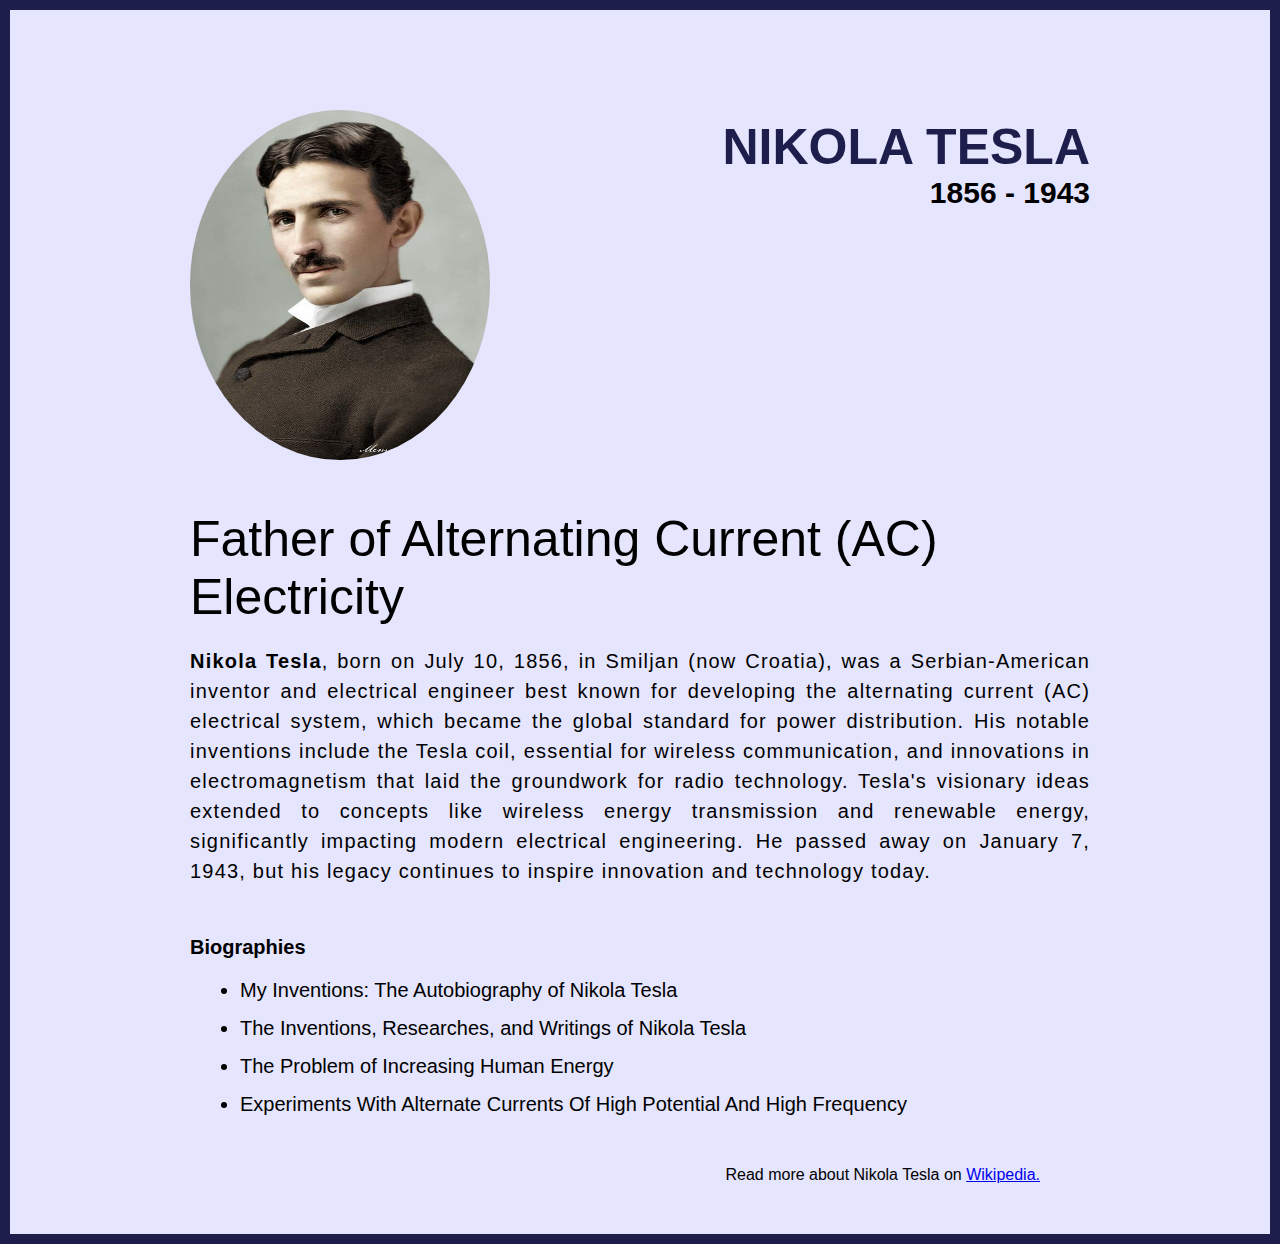
<file: Project-1/index.html>
<!DOCTYPE html>
<html lang="en">
  <head>
    <meta charset="UTF-8" />
    <meta name="viewport" content="width=device-width, initial-scale=1.0" />
    <title>The Tribute Website | Nikola Tesla</title>
    <link rel="stylesheet" href="style.css" />
  </head>
  <body>
    <div class="container">
      <div class="content">
        <section class="top_section">
          <div class="image_container">
            <img src="images/tesla-1.webp" alt="tribute" />
          </div>
          <div>
            <h1>Nikola Tesla</h1>
            <h4>1856 - 1943</h4>
          </div>
        </section>
        <section class="about_section">
        <h2>Father of Alternating Current (AC) Electricity</h2>
        <p><b>Nikola Tesla</b>, born on July 10, 1856, in Smiljan (now Croatia), was a Serbian-American inventor and electrical engineer best known for developing the alternating current (AC) electrical system, which became the global standard for power distribution. His notable inventions include the Tesla coil, essential for wireless communication, and innovations in electromagnetism that laid the groundwork for radio technology. Tesla's visionary ideas extended to concepts like wireless energy transmission and renewable energy, significantly impacting modern electrical engineering. He passed away on January 7, 1943, but his legacy continues to inspire innovation and technology today.</p>
    </section>
    <section class="biography_section">
        <h3>Biographies</h3>
        <ul>
            <li>My Inventions: The Autobiography of Nikola Tesla</li>
            <li>The Inventions, Researches, and Writings of Nikola Tesla</li>
            <li>The Problem of Increasing Human Energy</li>
            <li>Experiments With Alternate Currents Of High Potential And High Frequency</li>
        </ul>

    </section>
    <footer> 
       <p> Read more about Nikola Tesla on <a href="https://en.wikipedia.org/wiki/Nikola_Tesla"> Wikipedia.</a></p> 
    </footer>
      </div>
    </div>
  </body>
</html>
</file>
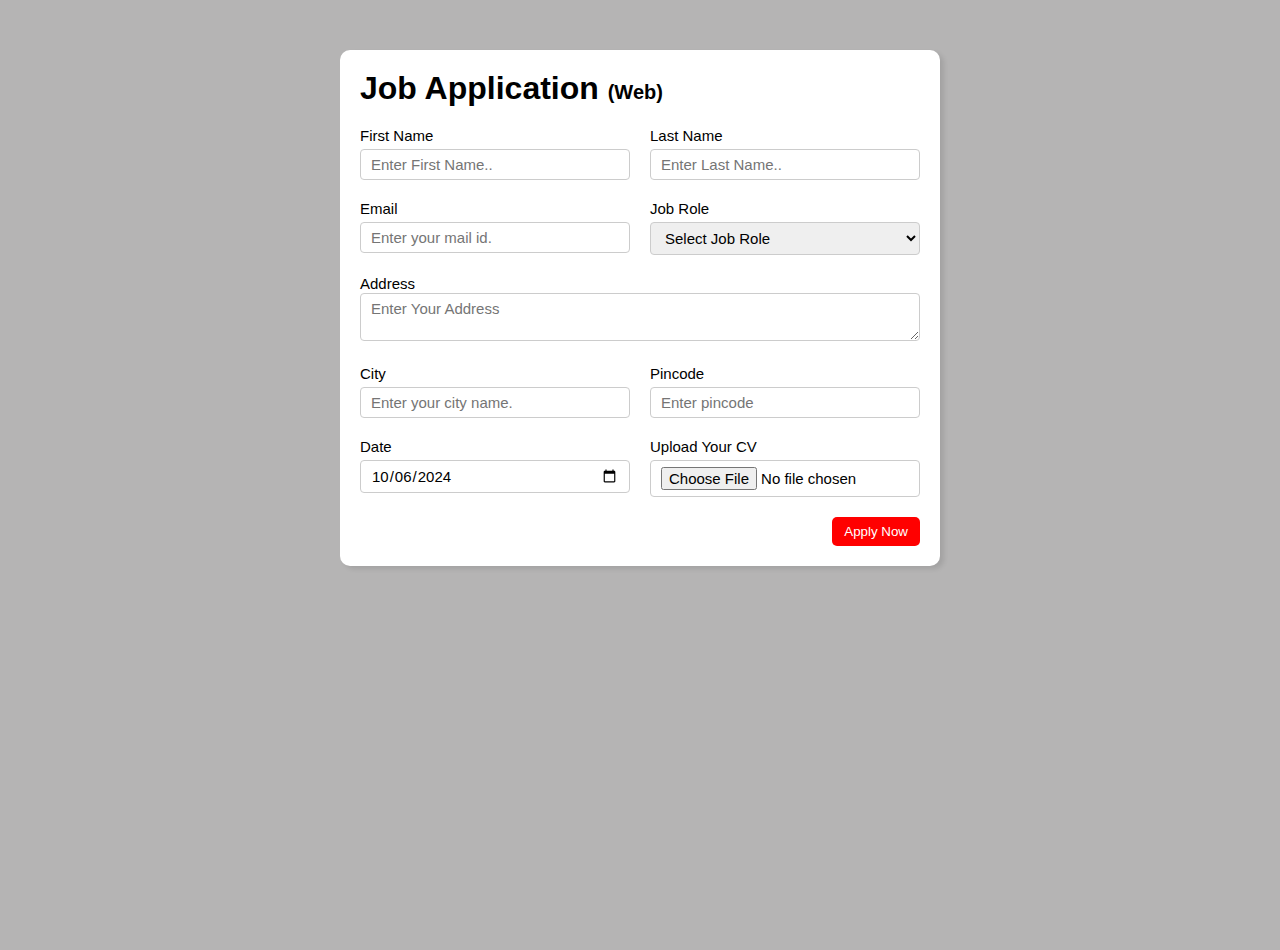
<file: Project-2/index.html>
<!DOCTYPE html>
<html lang="en">
  <head>
    <meta charset="UTF-8" />
    <meta name="viewport" content="width=device-width, initial-scale=1.0" />
    <title>Job Application Form</title>
    <link rel="stylesheet" href="style.css" />
  </head>
  <body>
    <div class="container">
      <div class="apply_box">
        <h1>Job Application <span class="title_small">(Web)</span></h1>
        <form action="">
          <div class="form_container">
            <div class="form_control">
              <label for="first_name">First Name</label>
              <input
                id="first_name"
                name="first_name"
                placeholder="Enter First Name.."
              />
            </div>
            <div class="form_control">
              <label for="last_name">Last Name</label>
              <input
                id="last_name"
                name="last_name"
                placeholder="Enter Last Name.."
              />
            </div>
            <div class="form_control">
              <label for="email">Email</label>
              <input
                type="email"
                id="email"
                name="email"
                placeholder="Enter your mail id."
              />
            </div>
            <div class="form_control">
              <label for="job_role">Job Role</label>
              <select name="job_role" id="job_role">
                <option value="">Select Job Role</option>
                <option value="frontend">Frontend Developer</option>
                <option value="backend">Backend Developer</option>
                <option value="fullstack">Full-Stack Developer</option>
                <option value="ui_ux">UI UX Designer</option>
              </select>
            </div>
            <div class="textarea_control">
              <label for="address"> Address </label>
              <textarea
                name="address"
                id="address"
                row="4"
                column="50"
                placeholder="Enter Your Address"
              ></textarea>
            </div>
            <div class="form_control">
                <label for="city">City</label>
                <input
                  type="city"
                  id="city"
                  name="city"
                  placeholder="Enter your city name."
                />
              </div>
              <div class="form_control">
                <label for="pincode">Pincode</label>
                <input
                  type="number"
                  id="pincode"
                  name="picode"
                  placeholder="Enter pincode"
                />
              </div>
              <div class="form_control">
                <label for="date">Date</label>
                <input
                  type="date"
                  id="date"
                  name="date"
                  value="2024-10-06"
                />
              </div>
              <div class="form_control">
                <label for="upload">Upload Your CV</label>
                <input
                  type="file"
                  id="upload"
                  name="upload"
                  
                />
              </div>
          </div>
          <div class="button_container">
            <button type="submit">Apply Now</button>
          </div>
        </form>
      </div>
    </div>
  </body>
</html>
</file>
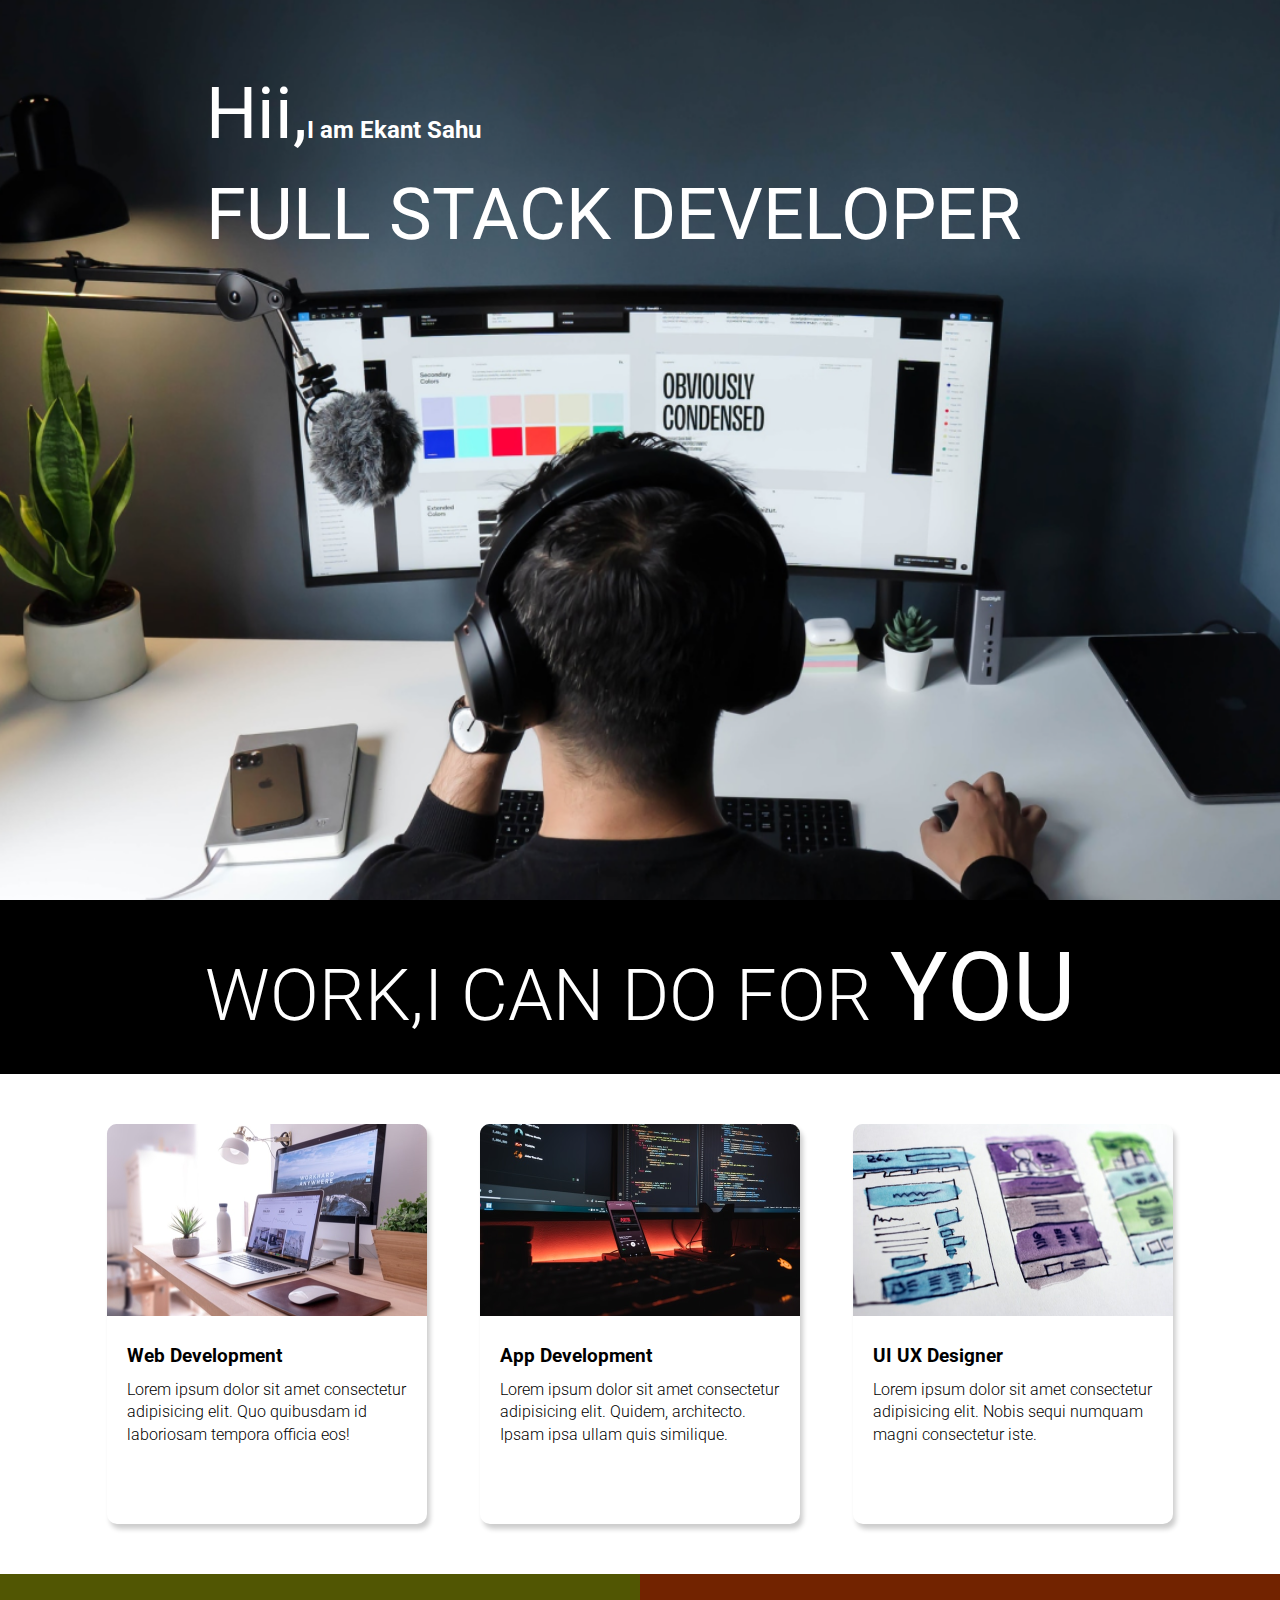
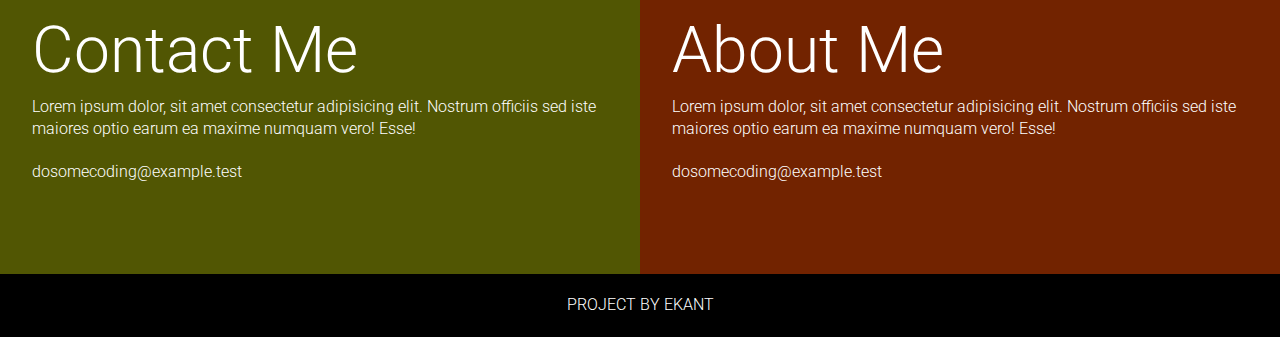
<file: Project-4/index.htm>
<!DOCTYPE html>
<html lang="en">
<head>
    <meta charset="UTF-8">
    <meta name="viewport" content="width=device-width, initial-scale=1.0">
    <title>Developer Landing Page</title>
    <link rel="stylesheet" href="style.css">
</head>

<body>
     <!-- This is the top section where I wrote my my name and profession  -->
    <section class="hero_section">
        <div class="text_container">
            <h2> <span class="lg_text">Hii,</span>I am  Ekant Sahu</h2>
            <h1 class="lg_text">FULL STACK DEVELOPER</h1>
        </div>
    </section>

    <!-- Next i wrote something in black box where i wrote the work i can do for you -->
    <section class="black_box">
        <h2> WORK,I CAN DO FOR <span>YOU</span> </h2>
    </section>

    <!-- Next i made a section where i made all 3 card named that section as work -->
    <section class="work">
        <!-- Inside that i have made a div container named grid-item so that i can target all 3 cards at once by giving them same class -->
       <div class="grid_item">
        <!-- inside the grid item i have made an another container named card which contains 2 things image containers and card content -->
        <div class="card">
            <div class="image_container">
                <img src="images/web.png" alt="web development">

            </div>
            <div class="card_content">
                <h3>Web Development</h3>
                <p>Lorem ipsum dolor sit amet consectetur adipisicing elit. Quo quibusdam id laboriosam tempora officia eos!</p>

            </div>
        </div>

       </div>
       <div class="grid_item">
        <div class="card">
            <div class="image_container">
                <img src="images/mobile.png" alt="app development">

            </div>
            <div class="card_content">
                <h3>App Development</h3>
                <p>Lorem ipsum dolor sit amet consectetur adipisicing elit. Quidem, architecto. Ipsam ipsa ullam quis similique.</p>

            </div>
        </div>
       </div>

        <div class="grid_item">
            <div class="card">
                <div class="image_container">
                    <img src="images/uiux.png" alt="uiux designer">
    
                </div>
                <div class="card_content">
                    <h3>UI UX Designer</h3>
                    <p>Lorem ipsum dolor sit amet consectetur adipisicing elit. Nobis sequi numquam magni consectetur iste.</p>
    
                </div>
            </div>
        </div>
    </section>

    <!-- Finally the bottom section which contains 2 things contact and about section -->
    <section class="bottom_section">
        <div class="contact">
            <h2>Contact Me</h2>
            <p>Lorem ipsum dolor, sit amet consectetur adipisicing elit. Nostrum officiis sed iste maiores optio earum ea maxime numquam vero! Esse!</p>
            <p>dosomecoding@example.test</p>
        </div>
        <div class="about">
            <h2>About Me</h2>
            <p>Lorem ipsum dolor, sit amet consectetur adipisicing elit. Nostrum officiis sed iste maiores optio earum ea maxime numquam vero! Esse!</p>
            <p>dosomecoding@example.test</p>
        </div>
    </section>
    <!-- Last footer  -->
    <footer>
        Project by Ekant
    </footer>
</body>
</html>
</file>
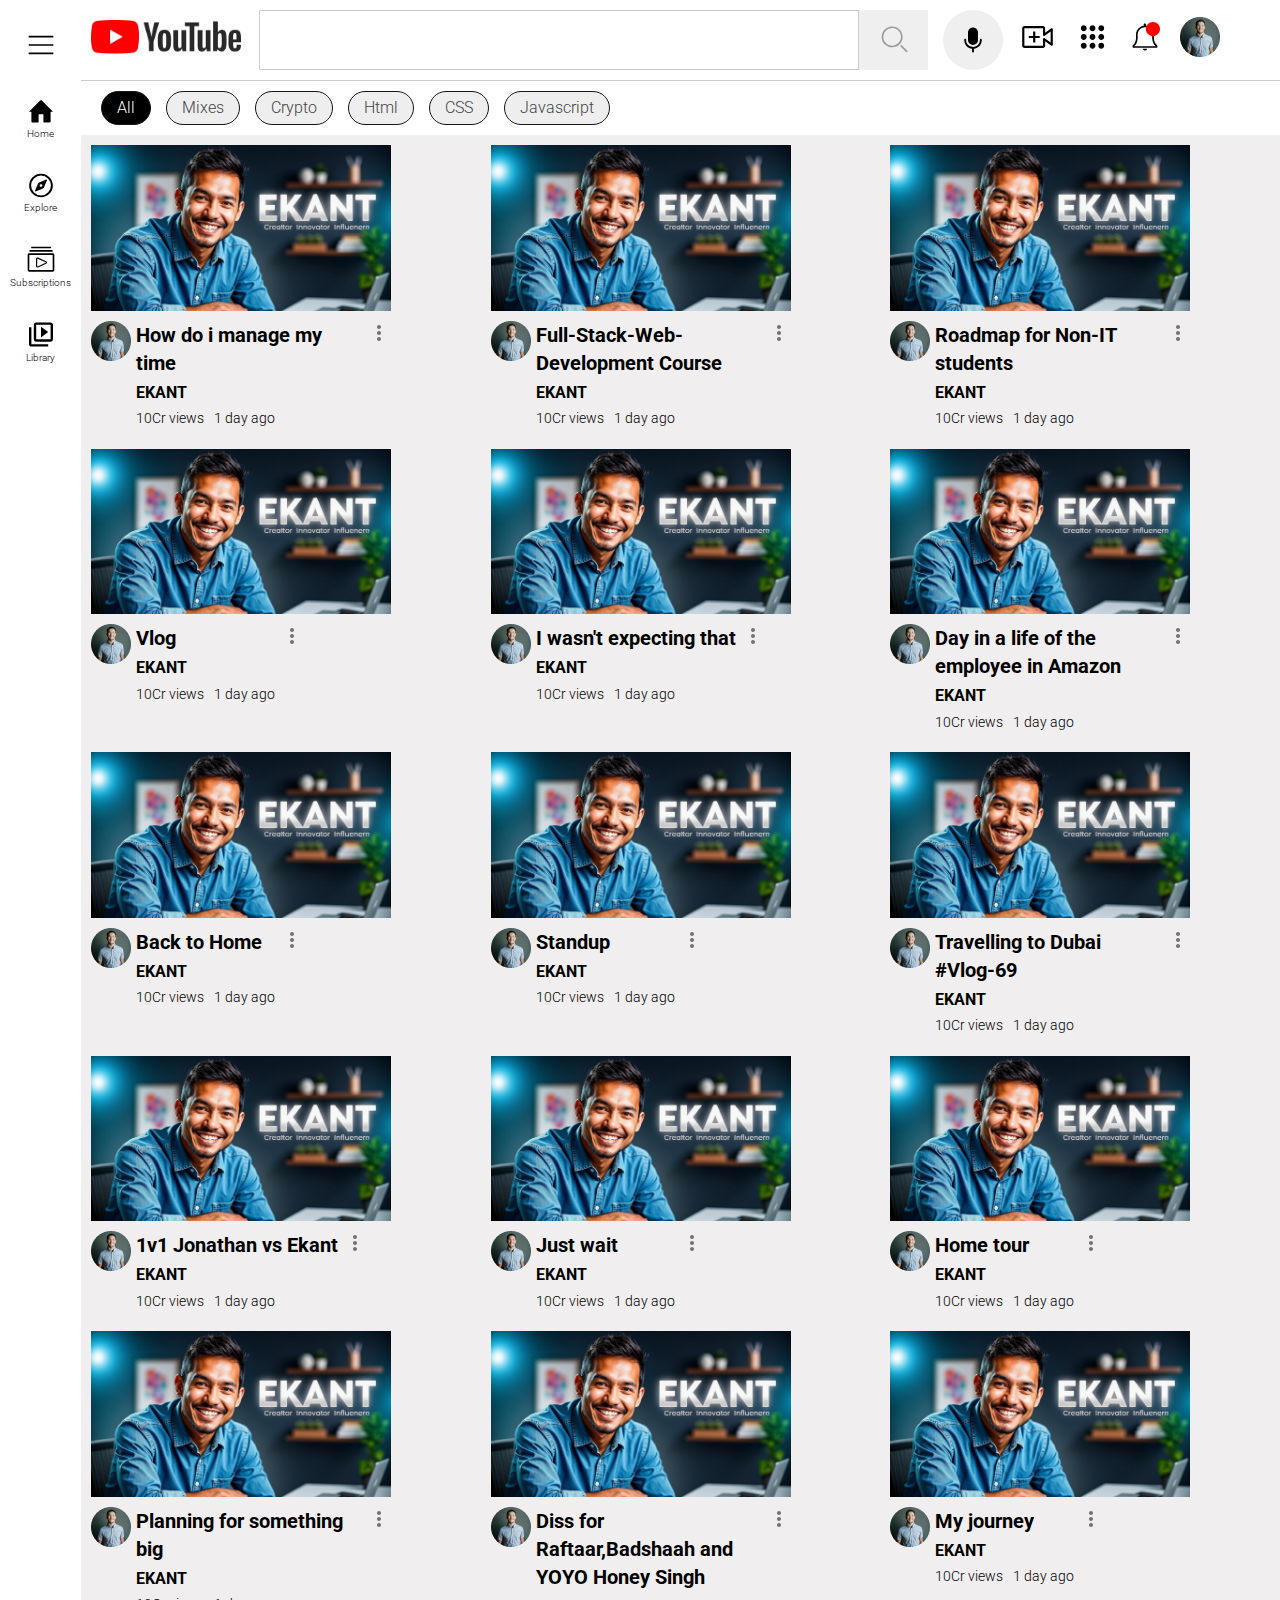
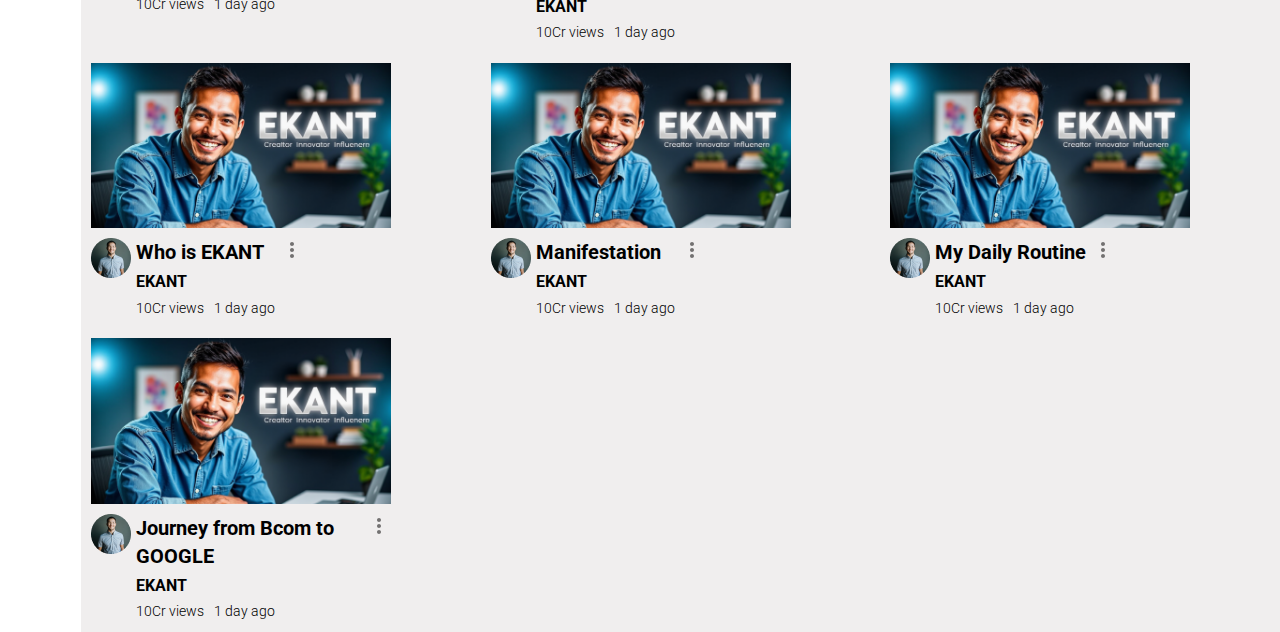
<file: Project-7/index.html>
<!DOCTYPE html>
<html lang="en">
  <head>
    <meta charset="UTF-8" />
    <meta http-equiv="X-UA-Compatible" content="IE=edge" />
    <meta name="viewport" content="width=device-width, initial-scale=1.0" />
    <title>Youtube Clone</title>
    <link rel="stylesheet" href="style.css" />
  </head>
  <body>
    <div class="container">
      <aside>
        <div class="bars">
          <img src="icons/bars.svg" alt="bars" />
        </div>

        <div class="side-icons">
          <i>
            <img src="icons/home.svg" alt="home" />
          </i>
          <p>Home</p>
        </div>
        <div class="side-icons">
          <i>
            <img src="icons/compass.svg" alt="explore" />
          </i>
          <p>Explore</p>
        </div>
        <div class="side-icons">
          <i>
            <img src="icons/video-gallary.svg" alt="gallary" />
          </i>
          <p>Subscriptions</p>
        </div>
        <div class="side-icons">
          <i>
            <img src="icons/video-library.svg" alt="library" />
          </i>
          <p>Library</p>
        </div>
      </aside>
      <div class="main-container">
        <header>
          <nav>
            <div class="logo">
              <img src="images/youtube-logo.png" alt="Youtube Logo" />
            </div>
            <div class="center-nav">
              <div class="search">
                <input type="text" />
                <button>
                  <img src="icons/search.svg" alt="search" />
                </button>
              </div>
              <div class="mic">
                <img src="icons/mic.svg" alt="mic" />
              </div>
            </div>
            <div class="side-nav">
              <i>
                <img src="icons/video-add.svg" alt="video add" />
              </i>
              <i>
                <img src="icons/dot-grid.svg" alt="grid" />
              </i>
              <i>
                <img src="icons/bell.svg" alt="bell" />
              </i>
              <i>
                <img src="images/avatar.png" alt="avatar" />
              </i>
            </div>
          </nav>
          <div class="tags">
            <div class="tag dark">All</div>
            <div class="tag light">Mixes</div>
            <div class="tag light">Crypto</div>
            <div class="tag light">Html</div>
            <div class="tag light">CSS</div>
            <div class="tag light">Javascript</div>
          </div>
        </header>
        <main>
          <div class="card-container">
            <div class="card">
              <img src="images/Myshell_ThumbMaker_241201_112722.png" alt="thumbnail" />
              <div class="avatar-content">
                <div class="avatar">
                  <img src="images/avatar.png" alt="avatar" />
                </div>

                <div class="content">
                  <h3>How do i manage my time</h3>
                  <p class="channel-name">EKANT</p>
                  <div class="content-status">
                    <p>10Cr views</p>
                    <p>1 day ago</p>
                  </div>
                </div>
                <div class="dots">
                  <img src="icons/dots.svg" alt="dots" />
                </div>
              </div>
            </div>
            <div class="card">
              <img src="images/Myshell_ThumbMaker_241201_112722.png" alt="thumbnail" />
              <div class="avatar-content">
                <div class="avatar">
                  <img src="images/avatar.png" alt="avatar" />
                </div>

                <div class="content">
                  <h3>Full-Stack-Web-Development Course</h3>
                  <p class="channel-name">EKANT</p>
                  <div class="content-status">
                    <p>10Cr views</p>
                    <p>1 day ago</p>
                  </div>
                </div>
                <div class="dots">
                  <img src="icons/dots.svg" alt="dots" />
                </div>
              </div>
            </div>
            <div class="card">
              <img src="images/Myshell_ThumbMaker_241201_112722.png" alt="thumbnail" />
              <div class="avatar-content">
                <div class="avatar">
                  <img src="images/avatar.png" alt="avatar" />
                </div>

                <div class="content">
                  <h3>Roadmap for Non-IT students</h3>
                  <p class="channel-name">EKANT</p>
                  <div class="content-status">
                    <p>10Cr views</p>
                    <p>1 day ago</p>
                  </div>
                </div>
                <div class="dots">
                  <img src="icons/dots.svg" alt="dots" />
                </div>
              </div>
            </div>
            <div class="card">
              <img src="images/Myshell_ThumbMaker_241201_112722.png" alt="thumbnail" />
              <div class="avatar-content">
                <div class="avatar">
                  <img src="images/avatar.png" alt="avatar" />
                </div>

                <div class="content">
                  <h3>Vlog</h3>
                  <p class="channel-name">EKANT</p>
                  <div class="content-status">
                    <p>10Cr views</p>
                    <p>1 day ago</p>
                  </div>
                </div>
                <div class="dots">
                  <img src="icons/dots.svg" alt="dots" />
                </div>
              </div>
            </div>
            <div class="card">
              <img src="images/Myshell_ThumbMaker_241201_112722.png" alt="thumbnail" />
              <div class="avatar-content">
                <div class="avatar">
                  <img src="images/avatar.png" alt="avatar" />
                </div>

                <div class="content">
                  <h3>I wasn't expecting that</h3>
                  <p class="channel-name">EKANT</p>
                  <div class="content-status">
                    <p>10Cr views</p>
                    <p>1 day ago</p>
                  </div>
                </div>
                <div class="dots">
                  <img src="icons/dots.svg" alt="dots" />
                </div>
              </div>
            </div>
            <div class="card">
              <img src="images/Myshell_ThumbMaker_241201_112722.png" alt="thumbnail" />
              <div class="avatar-content">
                <div class="avatar">
                  <img src="images/avatar.png" alt="avatar" />
                </div>

                <div class="content">
                  <h3>Day in a life of the employee in Amazon </h3>
                  <p class="channel-name">EKANT</p>
                  <div class="content-status">
                    <p>10Cr views</p>
                    <p>1 day ago</p>
                  </div>
                </div>
                <div class="dots">
                  <img src="icons/dots.svg" alt="dots" />
                </div>
              </div>
            </div>
            <div class="card">
              <img src="images/Myshell_ThumbMaker_241201_112722.png" alt="thumbnail" />
              <div class="avatar-content">
                <div class="avatar">
                  <img src="images/avatar.png" alt="avatar" />
                </div>

                <div class="content">
                  <h3>Back to Home</h3>
                  <p class="channel-name">EKANT</p>
                  <div class="content-status">
                    <p>10Cr views</p>
                    <p>1 day ago</p>
                  </div>
                </div>
                <div class="dots">
                  <img src="icons/dots.svg" alt="dots" />
                </div>
              </div>
            </div>
            <div class="card">
              <img src="images/Myshell_ThumbMaker_241201_112722.png" alt="thumbnail" />
              <div class="avatar-content">
                <div class="avatar">
                  <img src="images/avatar.png" alt="avatar" />
                </div>

                <div class="content">
                  <h3>Standup</h3>
                  <p class="channel-name">EKANT</p>
                  <div class="content-status">
                    <p>10Cr views</p>
                    <p>1 day ago</p>
                  </div>
                </div>
                <div class="dots">
                  <img src="icons/dots.svg" alt="dots" />
                </div>
              </div>
            </div>
            <div class="card">
              <img src="images/Myshell_ThumbMaker_241201_112722.png" alt="thumbnail" />
              <div class="avatar-content">
                <div class="avatar">
                  <img src="images/avatar.png" alt="avatar" />
                </div>

                <div class="content">
                  <h3>Travelling to Dubai #Vlog-69</h3>
                  <p class="channel-name">EKANT</p>
                  <div class="content-status">
                    <p>10Cr views</p>
                    <p>1 day ago</p>
                  </div>
                </div>
                <div class="dots">
                  <img src="icons/dots.svg" alt="dots" />
                </div>
              </div>
            </div>
            <div class="card">
              <img src="images/Myshell_ThumbMaker_241201_112722.png" alt="thumbnail" />
              <div class="avatar-content">
                <div class="avatar">
                  <img src="images/avatar.png" alt="avatar" />
                </div>

                <div class="content">
                  <h3>1v1 Jonathan vs Ekant</h3>
                  <p class="channel-name">EKANT</p>
                  <div class="content-status">
                    <p>10Cr views</p>
                    <p>1 day ago</p>
                  </div>
                </div>
                <div class="dots">
                  <img src="icons/dots.svg" alt="dots" />
                </div>
              </div>
            </div>
            <div class="card">
              <img src="images/Myshell_ThumbMaker_241201_112722.png" alt="thumbnail" />
              <div class="avatar-content">
                <div class="avatar">
                  <img src="images/avatar.png" alt="avatar"/>
                </div>

                <div class="content">
                  <h3>Just wait</h3>
                  <p class="channel-name">EKANT</p>
                  <div class="content-status">
                    <p>10Cr views</p>
                    <p>1 day ago</p>
                  </div>
                </div>
                <div class="dots">
                  <img src="icons/dots.svg" alt="dots" />
                </div>
              </div>
            </div>
            <div class="card">
              <img src="images/Myshell_ThumbMaker_241201_112722.png" alt="thumbnail" />
              <div class="avatar-content">
                <div class="avatar">
                  <img src="images/avatar.png" alt="avatar" />
                </div>

                <div class="content">
                  <h3>Home tour</h3>
                  <p class="channel-name">EKANT</p>
                  <div class="content-status">
                    <p>10Cr views</p>
                    <p>1 day ago</p>
                  </div>
                </div>
                <div class="dots">
                  <img src="icons/dots.svg" alt="dots" />
                </div>
              </div>
            </div>
            <div class="card">
              <img src="images/Myshell_ThumbMaker_241201_112722.png" alt="thumbnail" />
              <div class="avatar-content">
                <div class="avatar">
                  <img src="images/avatar.png" alt="avatar" />
                </div>

                <div class="content">
                  <h3>Planning for something big</h3>
                  <p class="channel-name">EKANT</p>
                  <div class="content-status">
                    <p>10Cr views</p>
                    <p>1 day ago</p>
                  </div>
                </div>
                <div class="dots">
                  <img src="icons/dots.svg" alt="dots" />
                </div>
              </div>
            </div>
            <div class="card">
              <img src="images/Myshell_ThumbMaker_241201_112722.png" alt="thumbnail" />
              <div class="avatar-content">
                <div class="avatar">
                  <img src="images/avatar.png" alt="avatar" />
                </div>

                <div class="content">
                  <h3>Diss for Raftaar,Badshaah and YOYO Honey Singh</h3>
                  <p class="channel-name">EKANT</p>
                  <div class="content-status">
                    <p>10Cr views</p>
                    <p>1 day ago</p>
                  </div>
                </div>
                <div class="dots">
                  <img src="icons/dots.svg" alt="dots" />
                </div>
              </div>
            </div>
            <div class="card">
              <img src="images/Myshell_ThumbMaker_241201_112722.png" alt="thumbnail" />
              <div class="avatar-content">
                <div class="avatar">
                  <img src="images/avatar.png" alt="avatar" />
                </div>

                <div class="content">
                  <h3>My journey</h3>
                  <p class="channel-name">EKANT</p>
                  <div class="content-status">
                    <p>10Cr views</p>
                    <p>1 day ago</p>
                  </div>
                </div>
                <div class="dots">
                  <img src="icons/dots.svg" alt="dots" />
                </div>
              </div>
            </div>
            <div class="card">
              <img src="images/Myshell_ThumbMaker_241201_112722.png" alt="thumbnail" />
              <div class="avatar-content">
                <div class="avatar">
                  <img src="images/avatar.png" alt="avatar" />
                </div>

                <div class="content">
                  <h3>Who is EKANT</h3>
                  <p class="channel-name">EKANT</p>
                  <div class="content-status">
                    <p>10Cr views</p>
                    <p>1 day ago</p>
                  </div>
                </div>
                <div class="dots">
                  <img src="icons/dots.svg" alt="dots" />
                </div>
              </div>
            </div>
            <div class="card">
              <img src="images/Myshell_ThumbMaker_241201_112722.png" alt="thumbnail" />
              <div class="avatar-content">
                <div class="avatar">
                  <img src="images/avatar.png" alt="avatar" />
                </div>

                <div class="content">
                  <h3>Manifestation</h3>
                  <p class="channel-name">EKANT</p>
                  <div class="content-status">
                    <p>10Cr views</p>
                    <p>1 day ago</p>
                  </div>
                </div>
                <div class="dots">
                  <img src="icons/dots.svg" alt="dots" />
                </div>
              </div>
            </div>
            <div class="card">
              <img src="images/Myshell_ThumbMaker_241201_112722.png" alt="thumbnail" />
              <div class="avatar-content">
                <div class="avatar">
                  <img src="images/avatar.png" alt="avatar" />
                </div>

                <div class="content">
                  <h3>My Daily Routine</h3>
                  <p class="channel-name">EKANT</p>
                  <div class="content-status">
                    <p>10Cr views</p>
                    <p>1 day ago</p>
                  </div>
                </div>
                <div class="dots">
                  <img src="icons/dots.svg" alt="dots" />
                </div>
              </div>
            </div>
            <div class="card">
              <img src="images/Myshell_ThumbMaker_241201_112722.png" alt="thumbnail" />
              <div class="avatar-content">
                <div class="avatar">
                  <img src="images/avatar.png" alt="avatar" />
                </div>

                <div class="content">
                  <h3>Journey from Bcom to GOOGLE</h3>
                  <p class="channel-name">EKANT</p>
                  <div class="content-status">
                    <p>10Cr views</p>
                    <p>1 day ago</p>
                  </div>
                </div>
                <div class="dots">
                  <img src="icons/dots.svg" alt="dots" />
                </div>
              </div>
            </div>
          </div>
        </main>
      </div>
    </div>
  </body>
</html>
</file>
<file: Project-1/style.css>
*{
    margin: 0;
    padding: 0;
    box-sizing: border-box;
    font-family:   sans-serif   
}
    html,body{
    width: 100%;
    height: 100%;
}
.container{
    background-color: #e5e5fd;
    min-height: 100vh;
    border: 10px solid #1d1e4c;
}
.content{
    max-width: 900px;
    margin:  0 auto;
}
.top_section{
    margin-top: 100px;
   display: flex; 
   justify-content: space-between;
   align-items: flex-end;
}
.top_section h4{
    font-size: 30px;
    text-align: end;
    margin-bottom: 250px;
}
.top_section h1{
    font-size: 50px;
    font-weight: bold;
    color: #1d1e4c ;
    text-transform: uppercase;
    
    
}
.image_container{
    border-radius: 50%;
    overflow: hidden;
}

.image_container,img{
    width: 300px;
    height: 350px;
}
.about_section{
    margin-top: 50px;

}
.about_section h2{
    font-size: 50px;
    font-weight: 400;
    margin-bottom: 20px;
}
.about_section p{
    font-size: 20px;
    line-height: 30px;
    letter-spacing: 1.2px;
    text-align: justify;
}
.biography_section{
   margin: 50px auto;    
}
.biography_section h3{
    margin-bottom: 20px;
    font-size: 20px;
}
.biography_section ul{
    margin-left: 50px;
}
.biography_section li{
    margin-bottom: 15px;
    font-size: 20px;
}
footer{
    margin:50px ;
}
footer p{
    text-align: end;
}
</file>
<file: Project-2/style.css>
*{
    margin: 0;
    padding: 0;
    box-sizing: border-box;
    font-family:     'Segoe UI', Tahoma, Geneva, Verdana, sans-serif;
}
    html,body{
    width: 100%;
    height: 100%;
}
body{
    background-color: rgb(181, 180, 180);
}
.container{
    max-width: 900px;
    margin: 0 auto;
}
.apply_box{
    max-width: 600px;
    padding: 20px;
    background-color: rgb(255, 255, 255);
    margin: 0 auto;
    margin-top: 50px;
    box-shadow:4px 3px 5px rgba(1, 1, 1, 0.1) ;
    border-radius: 10px;
}
.title_small{
    font-size: 20px;
}

.form_container{
    margin-top: 20px;
    display: grid;
    grid-template-columns: repeat(auto-fit,minmax(200px,1fr));
    gap: 20px;
}
.form_control{
    display: flex;
    flex-direction: column;
}
label{
    font-size: 15px;
    margin-bottom: 5px;
}
input,select,textarea{
    padding: 6px 10px;
    border: 1px solid #ccc;
    border-radius: 4px;
    font-size: 15px;

}
input:focus{
    outline-color: red;
}

.button_container{
    display: flex;
    justify-content: end;
    margin-top: 20px;
}
button{
    background-color: red;
    border: transparent solid 2px;
    padding: 5px 10px;
    color: white ;
    border-radius: 5px ; 
    transition: 0.3s ease-in;  
}
button:hover{
    background-color: #ccc;
    border: 2px solid red;
    color: black;
    transition: 0.3s ease-out;  
    cursor: pointer;
    border: 2px solid #ccc;
    
}
.textarea_control{
    grid-column: 1/span 2;
}
.textarea_control textarea{
    width: 100%;
}

@media(max-width: 460px){
    .textarea_control{
    grid-column: 1/span 1;
    }
}
</file>
<file: Project-4/style.css>
@import url("https://fonts.googleapis.com/css2?family=Roboto:ital,wght@0,100;0,300;0,400;0,500;0,700;0,900;1,100;1,300;1,400;1,500;1,700;1,900&display=swap");
*{
    margin: 0;
    padding: 0;
    box-sizing: border-box;
}
    html,body{
    line-height: 1.4;
    font-weight: 300;
    font-family: "Roboto", sans-serif;
}

.hero_section{
    background-image: url(images/developer.png);
    min-height: 100vh;
    background-position: center;
    background-size: cover;
    background-repeat: no-repeat;
}

.text_container{
    color: white;
    max-width: 900px;
    margin: 0 auto;
    padding-top: 64px;
    padding-left: 16px;

}
.lg_text {
    font-size: 72px;
    font-weight: 400;
}

.black_box{
    background-color: black;
    padding: 20px;
}

.black_box h2{
    font-size: 72px;
    color: white;
    text-align: center;
    font-weight: 300;


}

.black_box h2 span{
    font-weight: 400;
    font-size: 96px;
}

.work{
    display: grid;
    gap: 20px;
    grid-template-columns: repeat(auto-fit,minmax(320px,1fr));
    max-width: 1100px;
    margin: 50px auto;
    
}

.grid_item{
    display: flex;
    justify-content: center;
    align-items: center;
}
.card{
    max-width: 320px;
    height: 400px;
    border-radius: 10px;
    box-shadow: 3px 5px 5px rgba(1, 1, 1, 0.2);
    transition: 0.2s ease-in-out;
    
}
.card:hover{
    transform: scale(1.04);
    box-shadow: 3px 5px 5px rgba(1, 1, 1, 0.2);
    transition: 0.2s ease-in-out;

}
.card_content{
    padding: 20px;
}
.card_content h3{
    margin-bottom:10px ;
}
.bottom_section{
    display: flex;
    justify-content: center;
}

.contact{
    background-color: #515603;
}
.about{
    background-color: #722300;
}
.contact,
.about {
    min-height: 300px;
    padding: 32px;
    color: white;
}

.about h2,
.contact h2{
    font-size: 64px;
  font-weight: 300;
}

.about p,.contact p{
    margin-bottom: 20px;
}

footer{
    
    text-align: center;
    text-transform: uppercase;
    background-color: black;
    color: white;
    padding: 20px;
}


@media (max-width:786px){
    .hero_section{
        min-height: 50vh;
    }
    .text_container{
        padding: 10px 0;
        text-align: center;
    }
    .lg_text{
        font-size: 32px;
    }
    .black_box h2{
        font-size: 24px;

    }
    .black_box h2 span{
    font-weight: 400;
    font-size: 32px;
    }
    .bottom_section{
        flex-direction: column;
    }
    h1{
        font-size: 32px;
    }
    .about h2,.contact h2{
        font-size: 32px;
    }

}
</file>
<file: Project-7/style.css>
@import url("https://fonts.googleapis.com/css2?family=Roboto:ital,wght@0,100;0,300;0,500;0,700;0,900;1,100;1,300;1,400;1,500;1,700;1,900&display=swap");

* {
  margin: 0;
  padding: 0;
  box-sizing: border-box;
}

html,
body {
  font-family: "Roboto", sans-serif;
  font-weight: 300;
  line-height: 1.4;
}

nav {
  display: flex;
  justify-content: space-between;
  align-items: center;
  padding: 10px;
}
.logo img {
  width: 150px;
  height: auto;
}

.center-nav {
  display: flex;
}
.search {
  display: flex;
}
.search input {
  min-width: 600px;
  padding: 10px 20px;
  border: 0.5px solid #ccc;
}
.search button {
  border: none;
  padding: 10px 20px;
}

.mic {
  padding: 15px;
  border-radius: 50%;
  background: rgb(240, 239, 239);
  display: grid;
  place-items: center;
  margin-left: 15px;
}
.mic img {
  width: 30px;
}

.side-nav {
  display: flex;
  align-items: center;
  justify-content: center;
  gap: 20px;
  margin-right: 50px;
}

.tags {
  display: flex;
  padding: 10px 20px;
  gap: 15px;
  border-top: 1px solid #ccc;
}
.tag {
  padding: 5px 15px;
  border-radius: 20px;
  border: 1px solid rgb(22, 22, 22);
}
.dark {
  background: #000;
  color: white;
}
.light {
  background: rgb(238, 238, 238);
  color: rgb(67, 67, 67);
}

.container {
  display: flex;
}

aside {
  padding: 10px;
  display: flex;
  flex-direction: column;
  align-items: center;
  gap: 30px;
}

.side-icons {
  display: flex;
  flex-direction: column;
  align-items: center;
  justify-content: center;
}
.side-icons img {
  width: 30px;
}

.side-icons p {
  font-size: 10px;
  margin-top: -5px;
}
.bars {
  margin-top: 20px;
}
.main-container {
  width: 100%;
}
main {
  min-height: 100vh;
  background: rgb(240, 238, 238);
}

.card-container {
  display: grid;
  grid-template-columns: repeat(auto-fit, minmax(320px, 1fr));
}
.card {
  padding: 10px;
  max-width: 320px;
  display: flex;
  flex-direction: column;
}
.avatar-content {
  padding-top: 10px;
  display: flex;
  gap: 5px;
}
.card h3 {
  font-size: 20px;
}

.content {
  display: flex;
  flex-direction: column;
  gap: 5px;
}
.channel-name {
  font-size: 16px;
  font-weight: bold;
}
.content-status {
  display: flex;
  font-size: 14px;
  gap: 10px;
}
</file>
